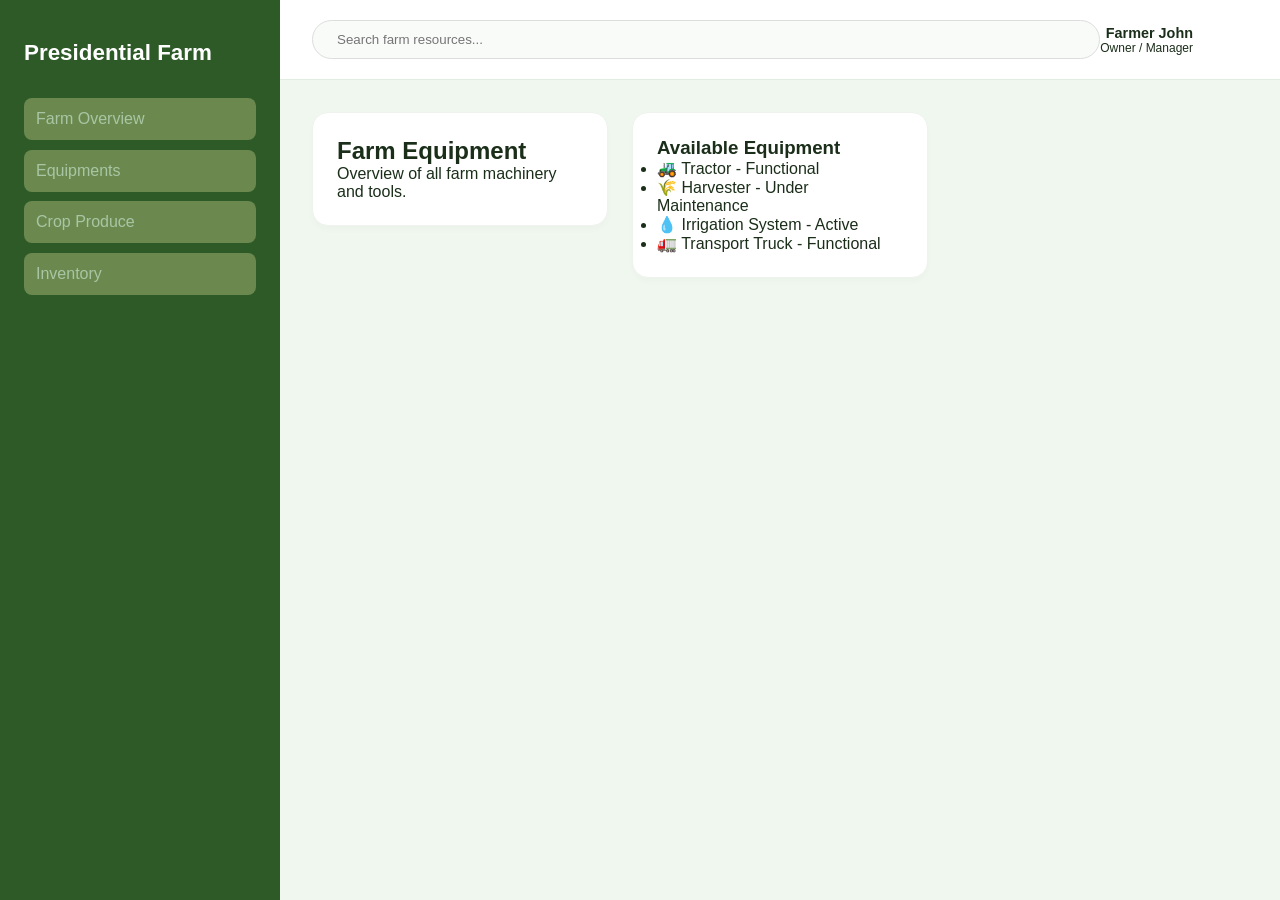
<file: dashboard/equipment.html>
<!doctype html>
<html lang="en">

<head>
	<meta charset="UTF-8" />
	<meta name="viewport" content="width=device-width, initial-scale=1.0" />
	<title>Presidential Farm | Dashboard</title>
	<link rel="stylesheet" href="dash style.css" />
</head>

<body>
	<div class="dashboard-container">
		<aside>
			<a href="overview.html" class="logo">Presidential Farm</a>
			<nav class="nav-menu">
				<a href="overview.html">Farm Overview</a>
				<a href="equipment.html">Equipments</a>
				<a href="produce.html">Crop Produce</a>
				<a href="inventory.html">Inventory</a>
			</nav>
		</aside>
		<header>
			<div class="search-area">
				<input type="text" placeholder="Search farm resources..." />
			</div>
			<div class="user-info">
				<div style="text-align: right">
					<p style="font-weight: bold; font-size: 0.9rem">Farmer John</p>
					<p style="font-size: 0.75rem; color: var(--text-muted)">
						Owner / Manager
					</p>
				</div>
			</div>
		</header>
		<main>

    <section class="card">
        <h2>Farm Equipment</h2>
        <p>Overview of all farm machinery and tools.</p>
    </section>

    <section class="card">
        <h3>Available Equipment</h3>
        <ul>
            <li>🚜 Tractor - Functional</li>
            <li>🌾 Harvester - Under Maintenance</li>
            <li>💧 Irrigation System - Active</li>
            <li>🚛 Transport Truck - Functional</li>
        </ul>
    </section>

</main>
	</div>
</body>

</html>
</file>
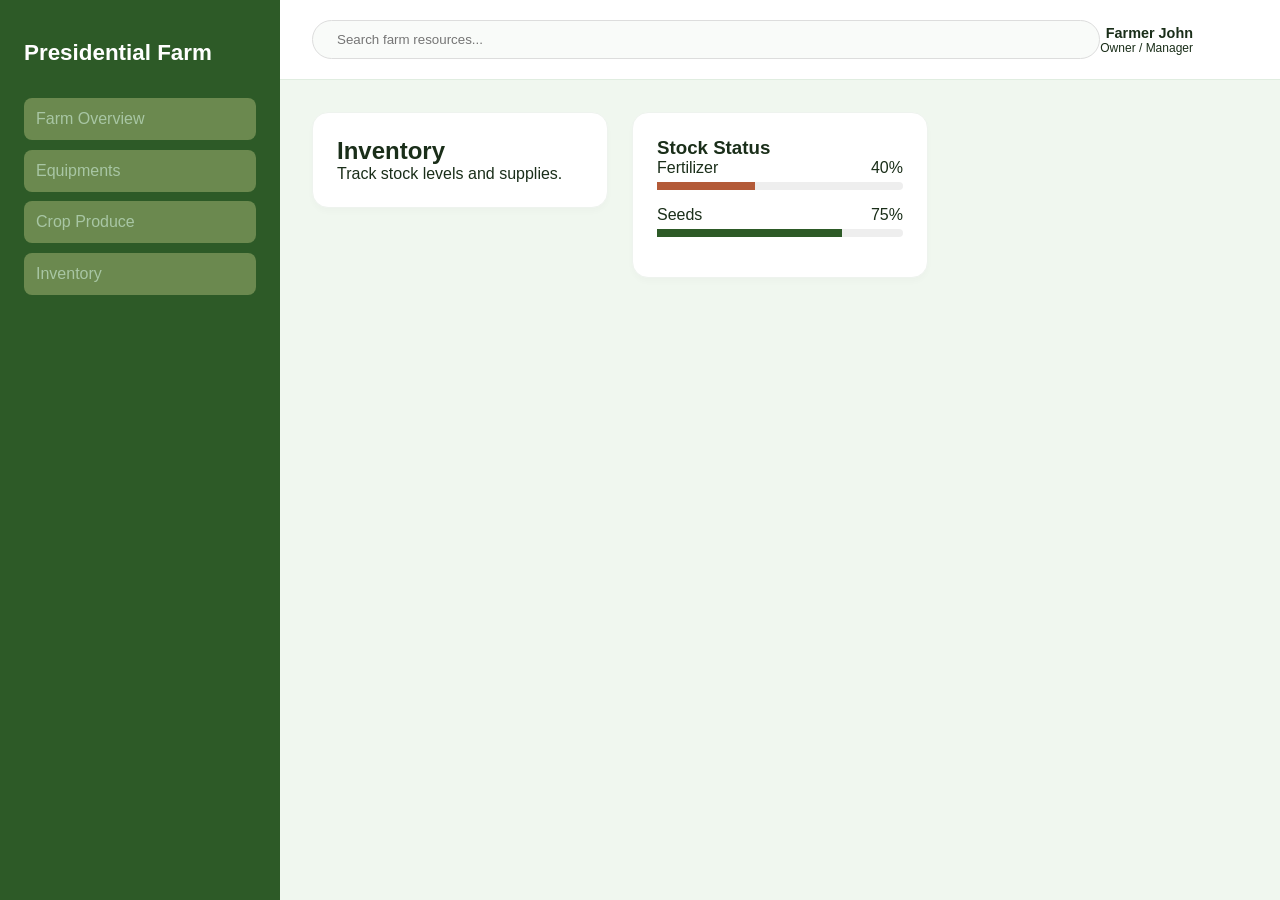
<file: dashboard/inventory.html>
<!doctype html>
<html lang="en">

<head>
	<meta charset="UTF-8" />
	<meta name="viewport" content="width=device-width, initial-scale=1.0" />
	<title>Presidential Farm | Dashboard</title>
	<link rel="stylesheet" href="dash style.css" />
</head>

<body>
	<div class="dashboard-container">
		<aside>
			<a href="overview.html" class="logo">Presidential Farm</a>
			<nav class="nav-menu">
				<a href="overview.html">Farm Overview</a>
				<a href="equipment.html">Equipments</a>
				<a href="produce.html">Crop Produce</a>
				<a href="inventory.html">Inventory</a>
			</nav>
		</aside>
		<header>
			<div class="search-area">
				<input type="text" placeholder="Search farm resources..." />
			</div>
			<div class="user-info">
				<div style="text-align: right">
					<p style="font-weight: bold; font-size: 0.9rem">Farmer John</p>
					<p style="font-size: 0.75rem; color: var(--text-muted)">
						Owner / Manager
					</p>
				</div>
			</div>
		</header>
<main>

    <section class="card">
        <h2>Inventory</h2>
        <p>Track stock levels and supplies.</p>
    </section>

    <section class="card">
        <h3>Stock Status</h3>

        <div class="stock-item">
            <span>Fertilizer</span>
            <span>40%</span>
            <div class="progress-bar">
                <div style="width:40%; height:100%; background: var(--accent-clay);"></div>
            </div>
        </div>

        <div class="stock-item">
            <span>Seeds</span>
            <span>75%</span>
            <div class="progress-bar">
                <div style="width:75%; height:100%; background: var(--farm-green);"></div>
            </div>
        </div>

    </section>

</main>	
	</div>
</body>

</html>
</file>
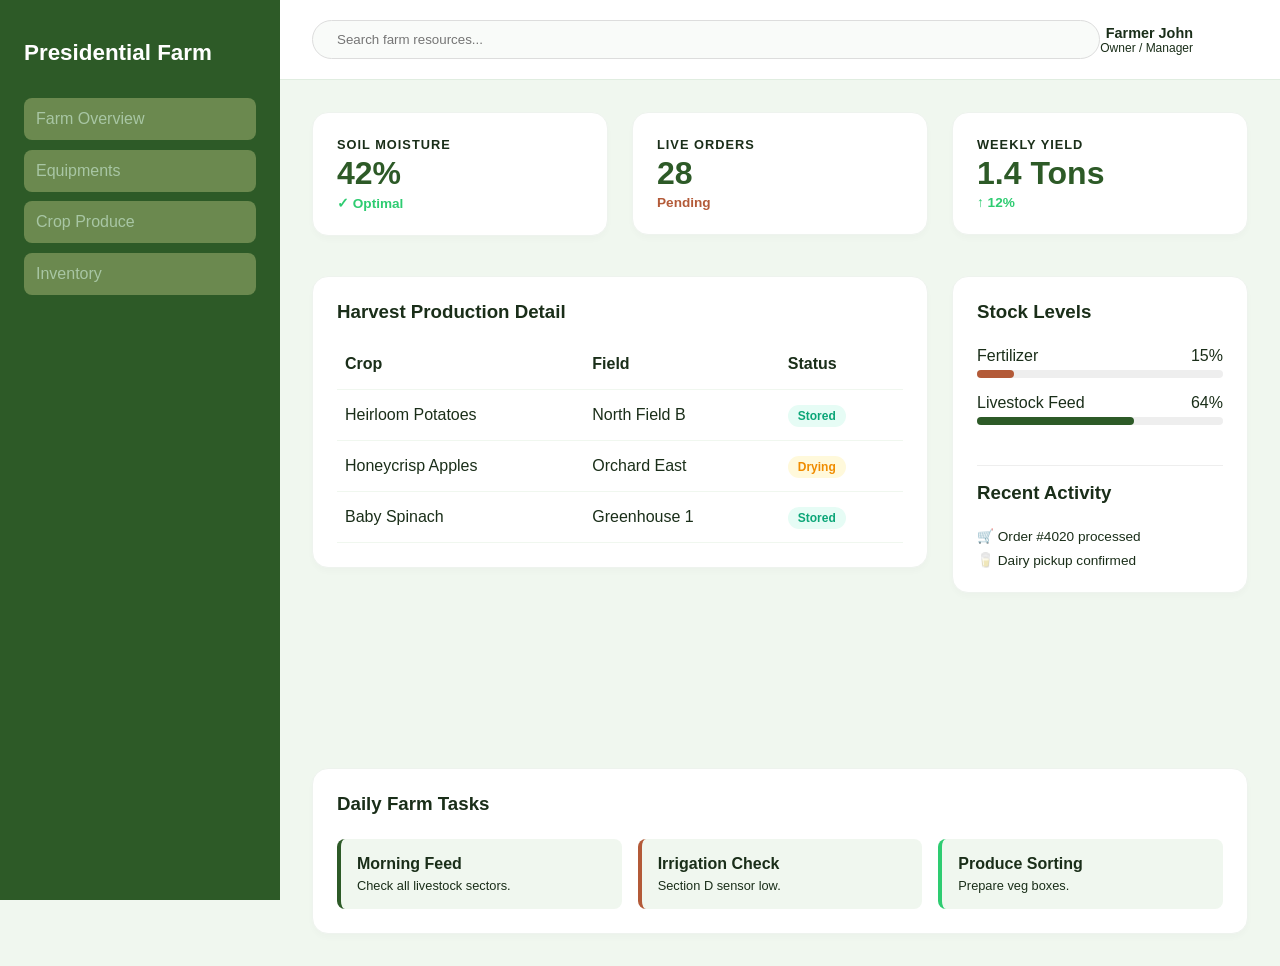
<file: dashboard/overview.html>
<!doctype html>
<html lang="en">

<head>
	<meta charset="UTF-8" />
	<meta name="viewport" content="width=device-width, initial-scale=1.0" />
	<title>Presidential Farm | Dashboard</title>
	<link rel="stylesheet" href="dash style.css" />
</head>

<body>
	<div class="dashboard-container">
		<aside>
			<a href="overview.html" class="logo">Presidential Farm</a>
			<nav class="nav-menu">
				<a href="overview.html">Farm Overview</a>
				<a href="equipment.html">Equipments</a>
				<a href="produce.html">Crop Produce</a>
				<a href="inventory.html">Inventory</a>
			</nav>
		</aside>
		<header>
			<div class="search-area">
				<input type="text" placeholder="Search farm resources..." />
			</div>
			<div class="user-info">
				<div style="text-align: right">
					<p style="font-weight: bold; font-size: 0.9rem">Farmer John</p>
					<p style="font-size: 0.75rem; color: var(--text-muted)">
						Owner / Manager
					</p>
				</div>
			</div>
		</header>
		<main>
			<section class="card stat-card">
				<span>Soil Moisture</span>
				<h2>42%</h2>
				<p style="
							color: var(--success);
							font-weight: bold;
							font-size: 0.85rem;
						">
					✓ Optimal
				</p>
			</section>

			<section class="card stat-card">
				<span>Live Orders</span>
				<h2>28</h2>
				<p style="
							color: var(--accent-clay);
							font-weight: bold;
							font-size: 0.85rem;
						">
					Pending
				</p>
			</section>
			<section class="card stat-card">
				<span>Weekly Yield</span>
				<h2>1.4 Tons</h2>
				<p style="
							color: var(--success);
							font-weight: bold;
							font-size: 0.85rem;
						">
					↑ 12%
				</p>
			</section>

			<section class="card featured-chart">
				<h3 style="margin-bottom: 1rem">Harvest Production Detail</h3>
				<table class="data-table">
					<thead>
						<tr>
							<th>Crop</th>
							<th>Field</th>
							<th>Status</th>
						</tr>
					</thead>
					<tbody>
						<tr>
							<td>Heirloom Potatoes</td>
							<td>North Field B</td>
							<td><span class="badge badge-success">Stored</span></td>
						</tr>
						<tr>
							<td>Honeycrisp Apples</td>
							<td>Orchard East</td>
							<td><span class="badge badge-warning">Drying</span></td>
						</tr>
						<tr>
							<td>Baby Spinach</td>
							<td>Greenhouse 1</td>
							<td><span class="badge badge-success">Stored</span></td>
						</tr>
					</tbody>
				</table>
			</section>

			<section class="card inventory-list">
				<h3>Stock Levels</h3>
				<div class="stock-container">
					<div class="stock-item">
						<span>Fertilizer</span>
						<span>15%</span>
						<div class="progress-bar">
							<div style="
										width: 15%;
										height: 100%;
										background: var(--accent-clay);
										border-radius: 4px;
									"></div>
						</div>
					</div>
					<div class="stock-item">
						<span>Livestock Feed</span>
						<span>64%</span>
						<div class="progress-bar">
							<div style="
										width: 64%;
										height: 100%;
										background: var(--farm-green);
										border-radius: 4px;
									"></div>
						</div>
					</div>
				</div>

				<h3 style="border-top: 1px solid #eee; padding-top: 1rem">
					Recent Activity
				</h3>
				<div style="display: grid; gap: 8px; font-size: 0.85rem">
					<div>🛒 Order #4020 processed</div>
					<div>🥛 Dairy pickup confirmed</div>
				</div>
			</section>

			<section class="card task-list">
				<h3>Daily Farm Tasks</h3>
				<div class="task-grid-internal">
					<div class="task-item">
						<strong>Morning Feed</strong>
						<p style="font-size: 0.8rem;">Check all livestock sectors.</p>
					</div>
					<div class="task-item" style="border-left-color: var(--accent-clay);">
						<strong>Irrigation Check</strong>
						<p style="font-size: 0.8rem;">Section D sensor low.</p>
					</div>
					<div class="task-item" style="border-left-color: var(--success);">
						<strong>Produce Sorting</strong>
						<p style="font-size: 0.8rem;">Prepare veg boxes.</p>
					</div>
				</div>
			</section>
		</main>
	</div>
</body>

</html>
</file>
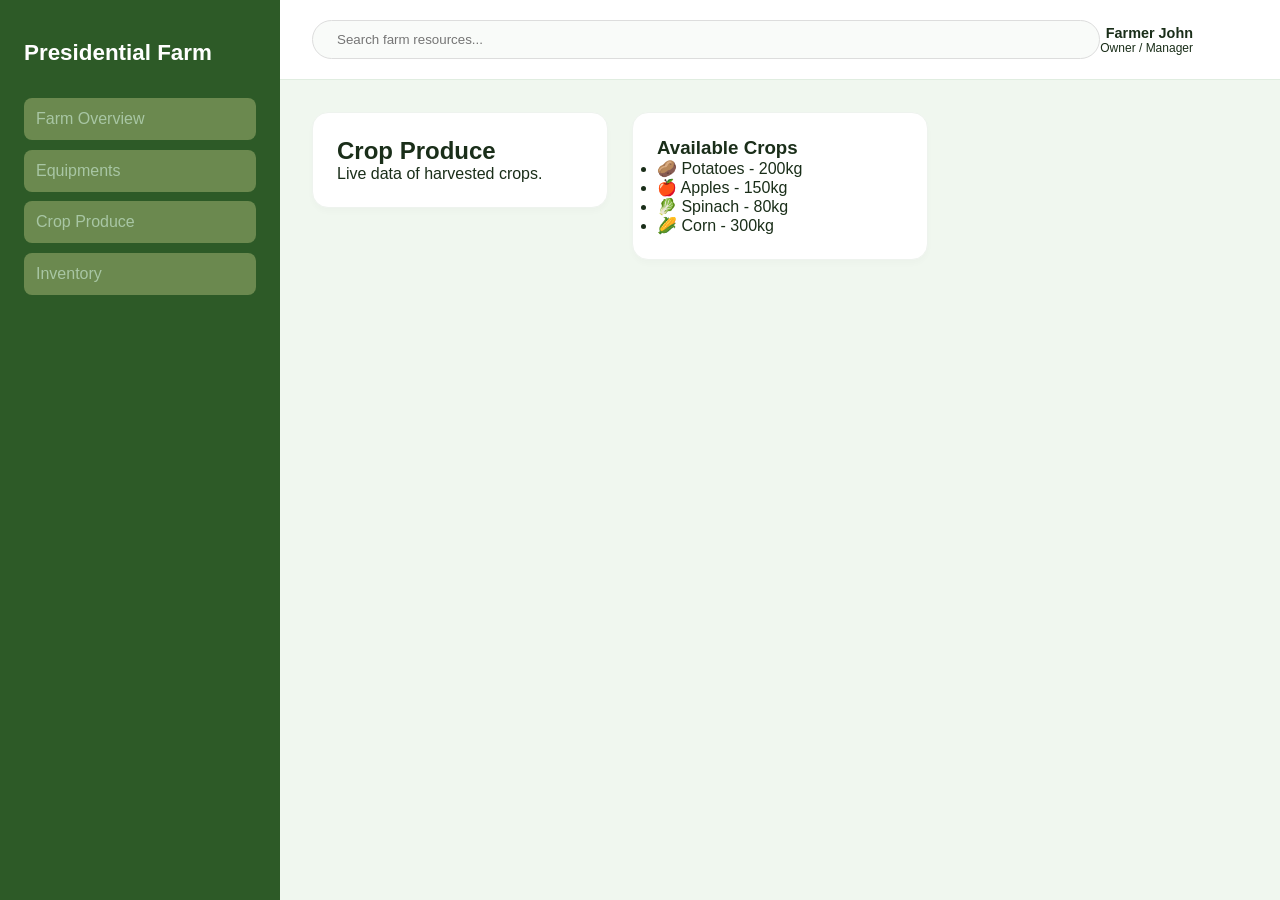
<file: dashboard/produce.html>
<!doctype html>
<html lang="en">

<head>
	<meta charset="UTF-8" />
	<meta name="viewport" content="width=device-width, initial-scale=1.0" />
	<title>Presidential Farm | Dashboard</title>
	<link rel="stylesheet" href="dash style.css" />
</head>

<body>
	<div class="dashboard-container">
		<aside>
			<a href="overview.html" class="logo">Presidential Farm</a>
			<nav class="nav-menu">
				<a href="overview.html">Farm Overview</a>
				<a href="equipment.html">Equipments</a>
				<a href="produce.html">Crop Produce</a>
				<a href="inventory.html">Inventory</a>
			</nav>
		</aside>
		<header>
			<div class="search-area">
				<input type="text" placeholder="Search farm resources..." />
			</div>
			<div class="user-info">
				<div style="text-align: right">
					<p style="font-weight: bold; font-size: 0.9rem">Farmer John</p>
					<p style="font-size: 0.75rem; color: var(--text-muted)">
						Owner / Manager
					</p>
				</div>
			</div>
		</header>
		<main>

    <section class="card">
        <h2>Crop Produce</h2>
        <p>Live data of harvested crops.</p>
    </section>

    <section class="card">
        <h3>Available Crops</h3>
        <ul>
            <li>🥔 Potatoes - 200kg</li>
            <li>🍎 Apples - 150kg</li>
            <li>🥬 Spinach - 80kg</li>
            <li>🌽 Corn - 300kg</li>
        </ul>
    </section>

</main>
	</div>
</body>

</html>
</file>
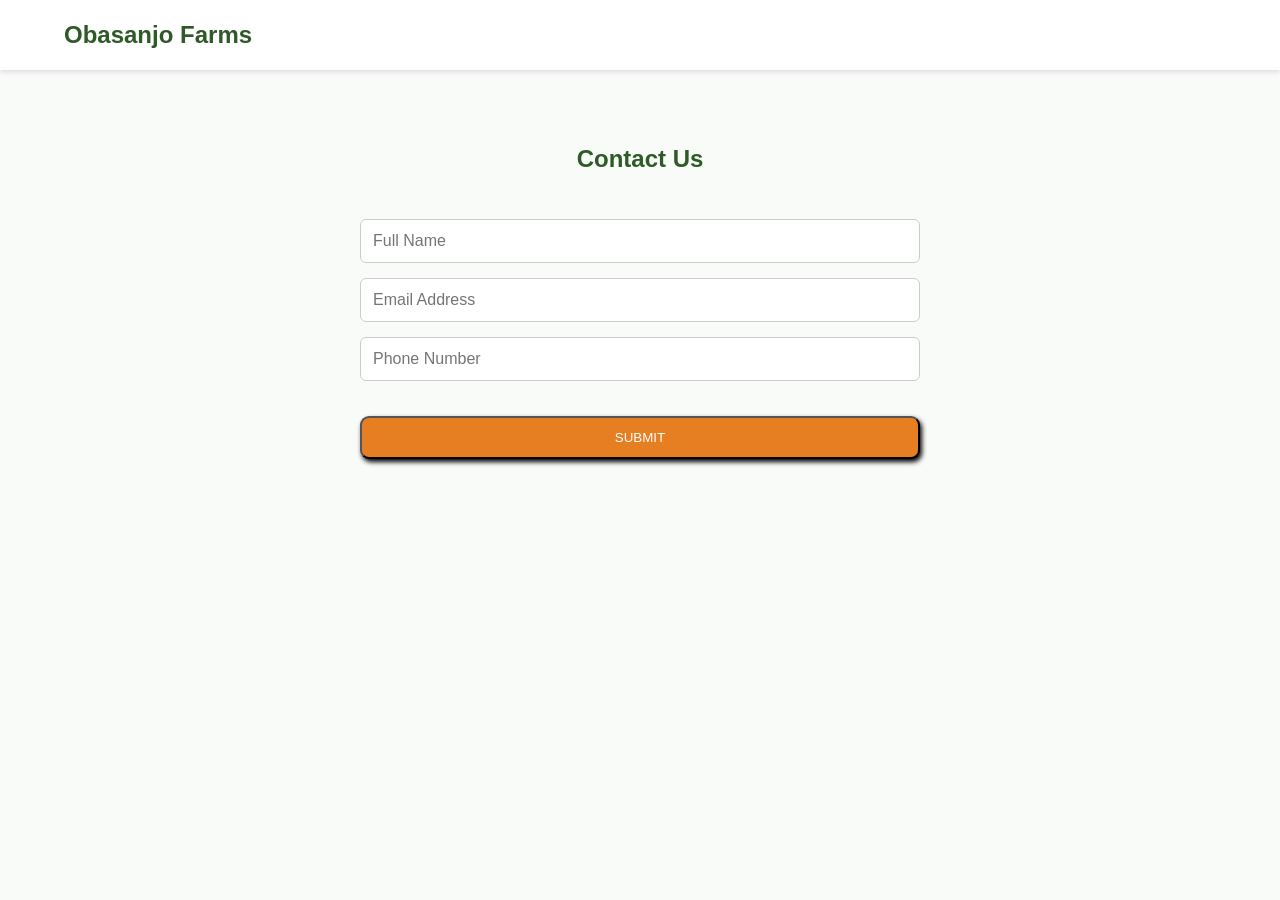
<file: farm/contact.html>
<!DOCTYPE html>
<html lang="en">
<head>
    <meta charset="UTF-8">
    <meta name="viewport" content="width=device-width, initial-scale=1.0">
    <title>Contact Us</title>
    <link rel="stylesheet" href="styles.css">
</head>

<body>

<nav>
    <a href="index.html" class="logo">Obasanjo Farms</a>
</nav>

<section class="contact-container">

    <h2 class="section-title">Contact Us</h2>

    <form class="contact-form">

        <input type="text" placeholder="Full Name" required>

        <input type="email" placeholder="Email Address" required>

        <input type="tel" placeholder="Phone Number">

        <button type="submit" class="btn">SUBMIT</button>

    </form>

</section>

</body>
</html>
</file>
<file: dashboard/dash style.css>
:root {
    --sidebar-wdith: 280px;
    --farm-green: #2d5a27;
    --farm-light: #f0f7ef;
    --accent-clay: #b35a38;
    --text-dark: #1a2e19;
    --white: #fff;
    --success: #2ecc71;
    --warning: #f1c40f;
}

* {
    box-sizing: border-box;
    margin: 0;
    padding: 0;
}

body {
    font-family:
        "Lucida Sans", "Lucida Sans Regular", "Lucida Grande",
        "Lucida Sans Unicode", Geneva, Verdana, sans-serif;
    background-color: var(--farm-light);
    color: var(--text-dark);
}

.dashboard-container {
    display: grid;
    grid-template-columns: var(--sidebar-wdith) 1fr;
    grid-template-rows: 80px 1fr;
    min-height: 100vh;
}

aside {
    grid-row: 1 / 3;
    background-color: var(--farm-green);
    color: white;
    padding: 2.5rem 1.5rem;
    display: grid;
    grid-template-rows: auto 1fr;
    gap: 2rem;
    position: sticky;
    top: 0;
    height: 100vh;
    top: 0;
    z-index: 1000;

}

.logo {
    font-size: 1.4rem;
    font-weight: bold;
    color: white;
    text-decoration: none;
}

.nav-menu {
    display: flex;
    flex-direction: column;
    gap: 0.6rem;
}

.nav-menu a {
    text-decoration: none;
    color: #a8c6a4;
    padding: 12px;
    background-color: #fff8ac4b;
    border-radius: 8px;
    transition: all 0.2s;
}

.nav-menu a:hover {
    background-color: var(--success);
    color: black;
}

header {
    grid-column: 2;
    background-color: var(--white);
    padding: 0 2rem;
    display: grid;
    grid-template-columns: 1fr auto;
    align-items: center;
    border-bottom: 1px solid #e0ede0;
}

.search-area input {
    padding: 0.7rem 1.5rem;
    border-radius: 25px;
    border: 1px solid #ddd;
    width: 350px;
    background: #f9fbf9;
    outline: none;
    width: 100%;
}

.user-info {
    display: grid;
    grid-template-columns: auto 40px;
    align-items: center;
    gap: 15px;
}

.user-info img {
    width: 40px;
    height: 40px;
    border-radius: 50%;
    border: 2px solid var(--farm-green);
}

main {
    grid-column: 2;
    padding: 2rem;
    display: grid;
    grid-template-columns: repeat(3, 1fr);
    grid-auto-rows: minmax(140px, auto);
    gap: 1.5rem;
}

.card {
    background: var(--white);
    padding: 1.5rem;
    border-radius: 16px;
    box-shadow: 0 4px 6px rgba(0, 0, 0, 0.02);
    border: 1px solid #eef3ee;
}

.stat-card {
    display: grid;
    grid-template-rows: auto auto auto;
    align-content: center;
}

.stat-card span {
    font-size: 0.8rem;
    text-transform: uppercase;
    color: var(--text-muted);
    letter-spacing: 1px;
    font-weight: 600;
}

.stat-card h2 {
    font-size: 2rem;
    margin: 0.2rem 0;
    color: var(--farm-green);
}

.featured-chart {
    grid-column: span 2;
    grid-row: span 3;
}

.inventory-list {
    grid-column: span 1;
    grid-row: span 3;
    display: grid;
    grid-template-rows: auto 1fr auto auto;
    gap: 1.5rem;
}

.task-list {
    grid-column: span 3;
    display: grid;
    grid-template-rows: auto auto;
    gap: 1.5rem;
}

.task-grid-internal {
    display: grid;
    grid-template-columns: repeat(3, 1fr);
    gap: 1rem;
}

.task-item {
    padding: 1rem;
    background: var(--farm-light);
    border-radius: 8px;
    border-left: 4px solid var(--farm-green);
    display: grid;
    gap: 5px;
}

.data-table {
    width: 100%;
    border-collapse: collapse;
    margin-top: 1rem;
    display: table;
}

.data-table th,
.data-table td {
    text-align: left;
    padding: 1rem 0.5rem;
    border-bottom: 1px solid var(--farm-light);
}

.badge {
    padding: 4px 10px;
    border-radius: 12px;
    font-size: 0.75rem;
    font-weight: bold;
}

.badge-success {
    background: #e6fcf5;
    color: #0ca678;
}

.badge-warning {
    background: #fff9db;
    color: #f08c00;
}


.stock-item {
    display: grid;
    grid-template-columns: 1fr auto;
    grid-template-rows: auto auto;
    gap: 5px;
    margin-bottom: 1rem;
}

.progress-bar {
    grid-column: span 2;
    height: 8px;
    background: #eee;
    border-radius: 4px;
}

@media (max-width: 1200px) {
    main {
        grid-template-columns: 1fr 1fr;
    }

    .featured-chart,
    .inventory-list,
    .task-list {
        grid-column: span 2;
    }

    .task-grid-internal {
        grid-template-columns: 1fr 1fr;
    }
}

@media screen and (max-width:768px) {
    .dashboard-container {
        grid-template-columns: 1fr;
        grid-template-rows: auto auto 1fr;
    }

    aside {
        grid-row: 1;
        grid-column: 1;
        height: auto;
        position: relative;
        padding: 1rem;
        display: flex;
        flex-direction: column;
        gap: 10px;
    }

    .nav-menu {
        flex-direction: row;
        overflow-x: auto;
        gap: 10px;
    }

    .nav-menu a {
        white-space: nowrap;
        font-size: 0.9rem;
    }

    header,
    main {
        grid-column: 1;
    }

    main {
        grid-template-columns: 1fr;
    }

    .featured-chart,
    .inventory-list,
    .task-list {
        grid-column: span 1;
    }

    .task-grid-internal {
        grid-template-columns: 1fr;
    }
}

main {
    grid-auto-rows: minmax(140px, auto);
    align-items: start;
    /* ✅ add this */
}
</file>
<file: farm/styles.css>
:root {
    --primary-green: #2d5a27;
    --accent-orange: #e67e22;
    --light-bg: #f9fbf9;
    --dark-text: #333;
    --white: #fff;
}

* {
    box-sizing: border-box;
    margin: 0;
    padding: 0;
}

body {
    
    font-family: 'Lucida Sans', 'Lucida Sans Regular', 'Lucida Grande', 'Lucida Sans Unicode', Geneva, Verdana, sans-serif;
    line-height: 1.6;
    color: var(--dark-text);
    background-color: var(--light-bg);
}

nav {
    background-color: var(--white);
    padding: 1rem 5%;
    display: flex;
    justify-content: space-between;
    align-items: center;
    box-shadow: 0 2px 5px gainsboro;
    position: sticky;
    top: 0;
    z-index: 1000;
}

.logo {
    font-size: 1.5rem;
    font-weight: bold;
    text-decoration: none;
    color: var(--primary-green);
}

.nav-links {
    display: flex;
    list-style: none;
    gap: 20px;
}

.nav-links a {
    text-decoration: none;
    color: var(--dark-text);
    font-weight: 500;
}

.nav-links a:hover {
    color: var(--accent-orange);
    transition: 2s;
}

.hero {
    height: 60vh;
    background: url(https://plus.unsplash.com/premium_photo-1661811860830-ba25d94af541?q=80&w=872&auto=format&fit=crop&ixlib=rb-4.1.0&ixid=M3wxMjA3fDB8MHxwaG90by1wYWdlfHx8fGVufDB8fHx8fA%3D%3D);
    background-size: cover;
    background-position: center;
    display: flex;
    flex-direction: column;
    justify-content: center;
    align-items: center;
    text-align: center;
    color: var(--white);
    padding: 0 20px;
}

.hero h1 {
    font-size: 3rem;
    margin-bottom: 1rem;
}

.btn {
    background-color: var(--accent-orange);
    text-decoration: none;
    padding: 12px;
    text-align: center;
    border-radius: 9px;
    color: var(--white);
    font-weight: 500;
    margin-top: 20px;
    transition: transform 0.5s;
    box-shadow: 2px 3px 5px rgb(0, 0, 0);
}

.btn:hover {
    transform: scale(1.05);
}

.container {
    max-width: 1100px;
    margin: 40px auto;
    padding: 0px 20px;
}

.section-title {
    text-align: center;
    margin-bottom: 40px;
    color: var(--primary-green);
}

.product-grid {
    display: flex;
    flex-wrap: wrap;
    gap: 40px;
    justify-content: center;
}

.product-card {
    background-color: var(--white);
    flex: 1 1 300px;
    max-width: 350px;
    border-radius: 8px;
    box-shadow: 3px 3px 4px gray;
    overflow: hidden;
}

article img{
    width: 100%;
    height: 200px;
    object-fit: cover;
}

footer {
    display: flex;
    gap: 15px;
    background-color: var(--primary-green);
    color: var(--white);
    justify-content: center;
    padding: 20px 0;
    margin-top: 40px;
}

.table-container {
    overflow-x: auto;
    margin-top: 40px;
    padding: 20px;
    border-radius: 8px;
    box-shadow: 0 4px 15px gainsboro;
}

table {
    width: 100%;
    border-collapse: collapse;
    margin-top: 10px;
}

th, td {
    padding: 12px;
    text-align: left;
    border-bottom: 1px solid #ddd;
}

th {
    background-color: var(--primary-green);
    color: var(--white);
}

tr:hover {
    background-color: #ecc06e79;
}   
.status {
    padding: 8px 12px;
    border-radius: 5px;
    font-weight: 500;
}

.ava{
    background-color: #27ae60;
    color: var(--white);
}

.sold{
    background-color: #e74c3c;
    color: var(--white);
}

.about-section{
    display: flex;
    gap: 40px;
    align-items: center;
    margin-top: 40px;
}

.about-text{
    flex: 1;
}

.about-image{
    flex: 1;
}

.about-image img{
    width: 100%;
    border-radius: 10px;
}



@media (max-width: 600px) {
    nav{
        flex-direction: column;
        gap: 15px;
    }
    .hero h1{
        font-size:2rem;
    }
}

@media (max-width: 768px){
    .about-section{
        flex-direction: column;
        text-align: center;
    }
}

/* CONTACT */

.contact-container{
    max-width: 600px;
    margin: 50px auto;
    padding: 20px;
}

.contact-form{
    display: flex;
    flex-direction: column;
    gap: 15px;
}

.contact-form input,
.contact-form textarea{
    padding: 12px;
    border-radius: 6px;
    border: 1px solid #ccc;
    font-size: 1rem;
}

.contact-form input:focus,
.contact-form textarea:focus{
    outline: none;
    border: 1px solid var(--accent-orange);
}

@media (max-width: 600px){
    .contact-container{
        padding: 10px;
    }
}
</file>
